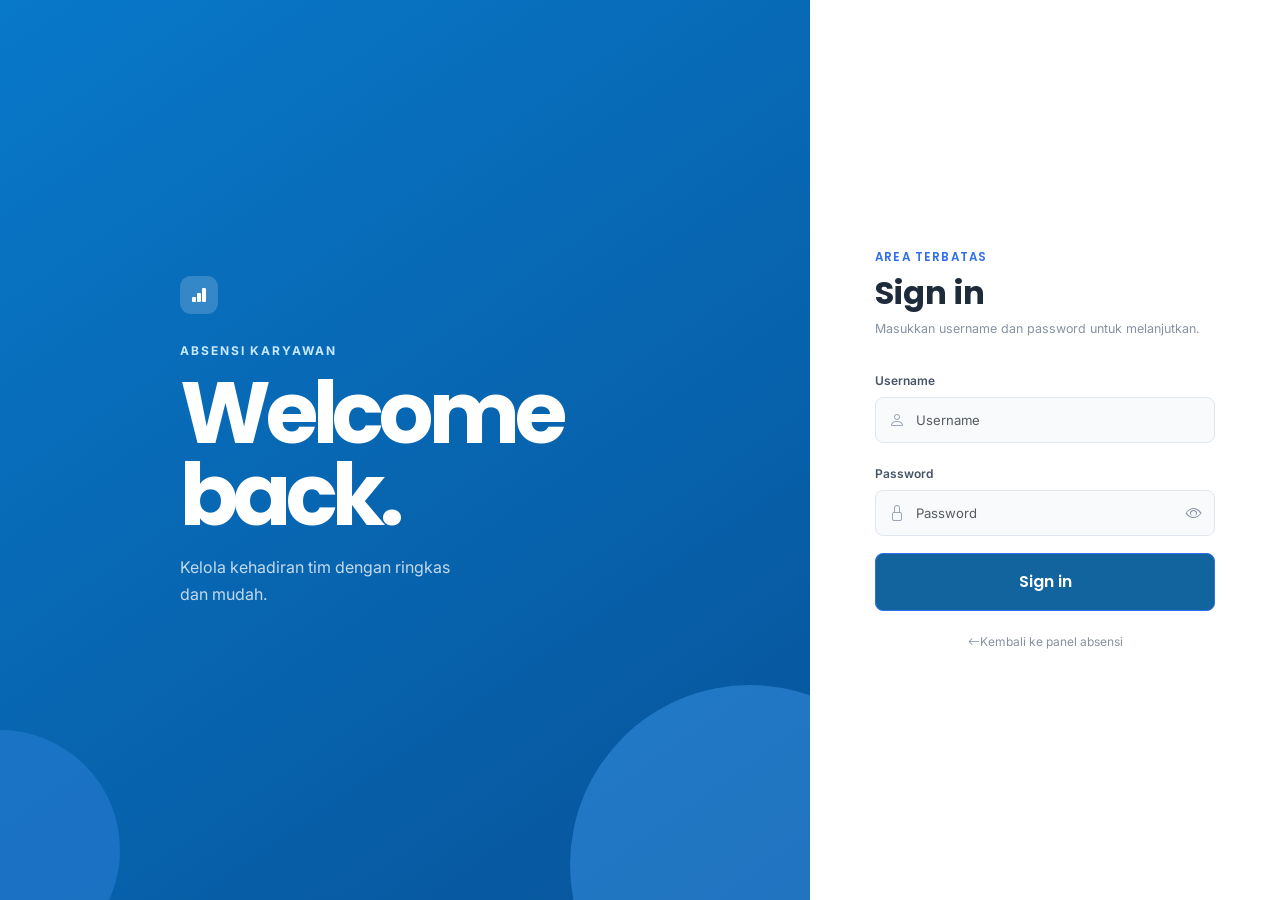
<file: dashboard.html>
<!DOCTYPE html>
<html lang="id">
<head>
<meta charset="UTF-8" />
<meta name="viewport" content="width=device-width, initial-scale=1.0" />
<title>Dashboard HR - Absensi Boja</title>
<link rel="preconnect" href="https://fonts.googleapis.com" />
<link rel="preconnect" href="https://fonts.gstatic.com" crossorigin />
<link href="https://fonts.googleapis.com/css2?family=Poppins:wght@400;500;600;700;800&family=Inter:wght@400;500;600&display=swap" rel="stylesheet" />
<link href="https://cdn.jsdelivr.net/npm/bootstrap@5.3.3/dist/css/bootstrap.min.css" rel="stylesheet" />
<link rel="stylesheet" href="https://cdn.jsdelivr.net/npm/bootstrap-icons@1.11.3/font/bootstrap-icons.css" />
<link rel="stylesheet" href="style.css" />
</head>
<body>
<main>
  <section id="hrLogin" class="hr-login-page">
    <div class="hr-login-art" aria-hidden="true">
      <div class="hr-login-circle hr-login-circle-one"></div>
      <div class="hr-login-circle hr-login-circle-two"></div>
      <div class="hr-login-art-content"><span class="hr-brand-mark"><i class="bi bi-bar-chart-fill"></i></span><p class="hr-login-eyebrow">Absensi karyawan</p><h1>Welcome<br>back.</h1><p>Kelola kehadiran tim dengan ringkas dan mudah.</p></div>
    </div>
    <div class="hr-login-form-wrap">
      <form id="hrLoginForm" class="hr-login-form">
        <span class="hr-form-icon"><i class="bi bi-shield-lock"></i></span>
        <p class="section-kicker mb-2">Area terbatas</p>
        <h2>Sign in</h2>
        <p class="hr-form-subtitle">Masukkan username dan password untuk melanjutkan.</p>
        <label for="hrUsername" class="form-label">Username</label>
        <div class="hr-input-wrap"><i class="bi bi-person"></i><input id="hrUsername" type="text" class="form-control" autocomplete="username" placeholder="Username" required /></div>
        <label for="hrPassword" class="form-label">Password</label>
        <div class="hr-input-wrap"><i class="bi bi-lock"></i><input id="hrPassword" type="password" class="form-control" autocomplete="current-password" placeholder="Password" required /><button id="btnTogglePassword" type="button" title="Tampilkan password" aria-label="Tampilkan password"><i class="bi bi-eye"></i></button></div>
        <div id="hrLoginError" class="alert alert-danger d-none" role="alert"></div>
        <button type="submit" class="btn btn-app-primary w-100 py-3">Sign in</button>
        <a href="index.html" class="hr-back-link"><i class="bi bi-arrow-left"></i>Kembali ke panel absensi</a>
      </form>
    </div>
  </section>

  <section id="hrDashboard" class="hr-dashboard-page d-none">
    <aside class="hr-sidebar">
      <div class="hr-sidebar-brand"><span class="hr-brand-mark"><i class="bi bi-bar-chart-fill"></i></span><strong>Absensi Bojabhumi</strong></div>
      <nav class="hr-nav"><a id="btnSummaryView" class="active" href="#summary"><i class="bi bi-grid-1x2-fill"></i>Dashboard</a><a id="btnEmployeesView" href="#employees"><i class="bi bi-people-fill"></i>Karyawan</a></nav>
      <button id="btnHrLogout" type="button" class="hr-logout"><i class="bi bi-box-arrow-left"></i>Keluar</button>
    </aside>
    <div class="hr-dashboard-content">
    <div id="summary">
      <div class="admin-dashboard-header d-flex flex-wrap align-items-end justify-content-between gap-3 mb-4">
        <div><p class="section-kicker mb-1">Panel ringkasan</p><h1 class="admin-dashboard-title mb-1">Dashboard Absensi</h1><p id="adminDashboardMonth" class="text-muted mb-0">Memuat periode...</p></div>
      <div class="dashboard-controls d-flex align-items-center gap-2">
        <label for="adminMonth" class="visually-hidden">Pilih bulan</label>
        <input id="adminMonth" type="month" class="form-control dashboard-month-input" />
        <button id="btnRefreshDashboard" type="button" class="btn btn-app-primary dashboard-icon-btn" title="Muat ulang dashboard" aria-label="Muat ulang dashboard"><i class="bi bi-arrow-clockwise"></i></button>
      </div>
    </div>
    <div id="adminDashboardError" class="alert alert-danger d-none" role="alert"></div>
    <div id="adminDashboardLoading" class="dashboard-loading d-none"><span class="spinner-border spinner-border-sm me-2"></span>Memuat rekap...</div>
    <div class="row g-3 mb-4">
      <div class="col-6 col-xl-3"><div class="metric-card metric-card-green"><span class="metric-icon"><i class="bi bi-people-fill"></i></span><span class="metric-label">Total karyawan</span><strong id="metricEmployees">0</strong></div></div>
      <div class="col-6 col-xl-3"><div class="metric-card metric-card-blue"><span class="metric-icon"><i class="bi bi-person-check-fill"></i></span><span class="metric-label">Total hadir</span><strong id="metricPresent">0</strong></div></div>
      <div class="col-6 col-xl-3"><div class="metric-card metric-card-amber"><span class="metric-icon"><i class="bi bi-hourglass-split"></i></span><span class="metric-label">Belum absen</span><strong id="metricAbsent">0</strong></div></div>
      <div class="col-6 col-xl-3"><div class="metric-card metric-card-coral"><span class="metric-icon"><i class="bi bi-check2-circle"></i></span><span class="metric-label">Selesai</span><strong id="metricFinished">0</strong></div></div>
    </div>
    <div class="attendance-table-panel hr-records-panel">
      <div class="attendance-table-heading d-flex align-items-center justify-content-between gap-3"><div><h2 class="mb-1">Aktivitas absensi</h2><p id="adminDashboardCount" class="text-muted mb-0">0 catatan</p></div><i class="bi bi-calendar2-week table-heading-icon" aria-hidden="true"></i></div>
      <div class="table-responsive"><table class="table attendance-table align-middle mb-0"><thead><tr><th>Tanggal</th><th>Nama</th><th>Jam masuk</th><th>Shift</th><th>Jam pulang</th><th>Total kerja</th><th>Jam Tambahan</th><th>Status</th></tr></thead><tbody id="adminAttendanceRows"><tr><td colspan="8" class="text-center py-5 text-muted">Belum ada data.</td></tr></tbody></table></div>
    </div>
    </div>
    <div id="employees" class="hr-employee-view d-none">
      <div class="attendance-table-heading d-flex align-items-center justify-content-between gap-3 mb-3"><div><p class="section-kicker mb-1">Direktori tim</p><h1 class="admin-dashboard-title mb-1">Karyawan</h1><p class="text-muted mb-0">Pilih profil untuk memfilter aktivitas absensi.</p></div><i class="bi bi-people-fill table-heading-icon" aria-hidden="true"></i></div>
      <aside class="hr-employee-panel"><div class="hr-panel-heading"><div><p class="section-kicker mb-1">Pilih profil</p><h2 class="mb-0">Daftar karyawan</h2></div><span id="hrEmployeeCount" class="employee-count">0</span></div><div id="hrEmployeeList" class="hr-employee-list"></div></aside>
      <div class="attendance-table-panel hr-employee-tracking">
        <div class="attendance-table-heading d-flex align-items-center justify-content-between gap-3"><div><h2 id="employeeTrackingTitle" class="mb-1">Tracking absensi</h2><p id="employeeTrackingCount" class="text-muted mb-0">Pilih profil untuk melihat absensi.</p></div><i class="bi bi-person-lines-fill table-heading-icon" aria-hidden="true"></i></div>
        <div class="table-responsive"><table class="table attendance-table align-middle mb-0"><thead><tr><th>Tanggal</th><th>Jam masuk</th><th>Shift</th><th>Jam pulang</th><th>Total kerja</th><th>Jam Tambahan</th><th>Status</th></tr></thead><tbody id="employeeAttendanceRows"><tr><td colspan="7" class="text-center py-5 text-muted">Pilih profil karyawan terlebih dahulu.</td></tr></tbody></table></div>
      </div>
    </div>
    </div>
  </section>
</main>
<script src="dashboard.js?v=20260820-hr"></script>
</body>
</html>
</file>
<file: style.css>
/* ============================================================
   ABSENSI BOJA — Custom Stylesheet
  Tema: Modern, Minimalist, Clean, Professional, Blue
   ============================================================ */

:root {
  --color-primary: #2f6fed;
  --color-secondary: #5a9cff;
  --color-bg: #edf2f9;
  --color-card: #FFFFFF;
  --color-border: #dbe3ef;
  --color-text: #202b3d;
  --color-danger: #E53935;
  --color-warning: #F9A825;
}

* {
  -webkit-tap-highlight-color: transparent;
}

body {
  font-family: 'Inter', sans-serif;
  background: radial-gradient(circle at 8% 0%, #fff9f3 0, transparent 26rem), var(--color-bg);
  color: var(--color-text);
  min-height: 100vh;
  -webkit-font-smoothing: antialiased;
}

h1, h2, h3, h4, h5, h6,
.fw-700 {
  font-family: 'Poppins', sans-serif;
  font-weight: 700;
}

.fw-600 {
  font-family: 'Poppins', sans-serif;
  font-weight: 600;
}

/* Halaman berpindah dengan fade, bukan reload */
.page-section {
  animation: fadeIn 0.35s ease;
}

@keyframes fadeIn {
  from { opacity: 0; transform: translateY(8px); }
  to { opacity: 1; transform: translateY(0); }
}

@media (prefers-reduced-motion: reduce) {
  .page-section { animation: none; }
}

/* ============================================================
   HOME
   ============================================================ */

.home-hero { position: relative; min-height: 290px; overflow: hidden; border-radius: 30px; background: linear-gradient(116deg, #1c3b30 0%, #2e7d5a 56%, #6fac79 100%); box-shadow: 0 18px 42px rgba(38, 73, 53, .22); }
.hero-content { position: relative; z-index: 1; padding: 24px 28px 28px; color: #fff; }
.hero-orb { position: absolute; border-radius: 50%; opacity: .2; background: #f6d4bf; }
.hero-orb-one { width: 330px; height: 330px; top: -145px; right: -85px; }
.hero-orb-two { width: 220px; height: 220px; bottom: -155px; left: 34%; background: #e0f0c7; }
.hero-brand { display: flex; align-items: center; gap: 10px; font: 600 .78rem 'Poppins', sans-serif; letter-spacing: .03em; }
.brand-logo {
  width: 38px;
  height: 38px;
  border-radius: 13px;
  background: rgba(255,255,255,.16);
  border: 1px solid rgba(255,255,255,.28);
  color: #fff;
  display: flex;
  align-items: center;
  justify-content: center;
  font-size: 1.1rem;
}

.brand-title {
  font-size: clamp(1.9rem, 5vw, 2.7rem);
  line-height: 1.16;
  letter-spacing: -.04em;
  color: #fff;
}
.brand-title span { color: #d8efbc; }
.hero-copy { max-width: 530px; margin-top: 38px; }
.hero-eyebrow { color: #d8efbc; font: 600 .76rem 'Poppins', sans-serif; text-transform: uppercase; letter-spacing: .1em; }

.brand-subtitle {
  max-width: 460px;
  color: rgba(255,255,255,.78);
  font-size: .92rem;
}
.hero-actions { display: flex; flex-wrap: wrap; align-items: center; gap: 10px; margin-top: 24px; }
.hero-date { display: inline-flex; align-items: center; gap: 8px; padding: 8px 12px; border: 1px solid rgba(255,255,255,.18); border-radius: 999px; background: rgba(0,0,0,.1); color: #fff; font-size: .78rem; text-transform: capitalize; }
.hero-date i { color: #f9d778; }
.dashboard-link { display: inline-flex; align-items: center; gap: 7px; padding: 8px 13px; border: 1px solid rgba(255,255,255,.3); border-radius: 999px; background: rgba(255,255,255,.92); color: #263238; font: 600 .76rem 'Poppins', sans-serif; }
.dashboard-link:hover { background: #fff; color: var(--color-primary); transform: translateY(-1px); }
.employee-heading h2 { font-size: clamp(1.25rem, 3vw, 1.55rem); }
.section-kicker { color: var(--color-primary); font: 600 .74rem 'Poppins', sans-serif; letter-spacing: .1em; text-transform: uppercase; }
.employee-count { padding: 7px 10px; border-radius: 999px; background: #ede3d9; color: #53655a; font-size: .78rem; white-space: nowrap; }

.employee-card {
  display: block;
  text-align: inherit;
  border: 0;
  border-radius: 24px;
  background-color: var(--color-card);
  cursor: pointer;
  box-shadow: 0 12px 24px rgba(72, 54, 41, .12);
  transition: transform .25s ease, box-shadow .25s ease;
  overflow: hidden;
}

.employee-card:hover,
.employee-card:focus-visible {
  transform: translateY(-6px);
  box-shadow: 0 19px 32px rgba(72, 54, 41, .2);
}

.employee-card:active {
  transform: translateY(-1px) scale(0.99);
}

.employee-photo {
  width: 100%;
  height: 320px;
  object-fit: cover;
  background-color: #e7ddd4;
  transition: transform .35s ease;
}
.employee-card:hover .employee-photo { transform: scale(1.04); }
.employee-photo-wrap { position: relative; overflow: hidden; }
.employee-active { position: absolute; right: 13px; bottom: -15px; width: 30px; height: 30px; border: 3px solid #fff; border-radius: 50%; background: #5fbd68; color: #fff; font-size: .7rem; display: flex; align-items: center; justify-content: center; }
.employee-tag { position: absolute; top: 12px; right: 12px; padding: 5px 9px; border-radius: 999px; background: rgba(31,42,35,.68); color: #fff; font-size: .68rem; font-weight: 600; backdrop-filter: blur(5px); }
.employee-card-footer { min-height: 82px; padding: 15px 14px; }
.employee-avatar { flex: 0 0 34px; width: 34px; height: 34px; border-radius: 50%; background: #e7f2df; color: var(--color-primary); font: 700 .82rem 'Poppins', sans-serif; }

.employee-name {
  font-family: 'Poppins', sans-serif;
  font-weight: 600;
  font-size: .88rem;
  line-height: 1.25;
}
.employee-verified { margin-left: 4px; color: #67b96d; font-size: .77rem; }

.employee-role {
  margin-top: 2px;
  font-size: .72rem;
  color: #7a837c;
}
.employee-select { flex: 0 0 30px; width: 30px; height: 30px; border-radius: 50%; background: #263238; color: #fff; display: flex; align-items: center; justify-content: center; font-size: .85rem; transition: transform .2s ease, background .2s ease; }
.employee-card:hover .employee-select { transform: rotate(45deg); background: var(--color-primary); }

.skeleton-photo {
  width: 100%;
  aspect-ratio: 1 / 1;
}

/* ============================================================
   LOGIN PIN
   ============================================================ */

.pin-wrapper {
  max-width: 380px;
}

.pin-photo {
  width: 92px;
  height: 92px;
  border-radius: 50%;
  object-fit: cover;
  border: 3px solid var(--color-card);
  box-shadow: 0 0 0 3px var(--color-secondary);
}

.pin-dots {
  display: flex;
  justify-content: center;
  gap: 18px;
}

.pin-dot {
  width: 18px;
  height: 18px;
  border-radius: 50%;
  border: 2px solid var(--color-border);
  background-color: transparent;
  transition: background-color 0.15s ease, border-color 0.15s ease, transform 0.15s ease;
}

.pin-dot.filled {
  background-color: var(--color-primary);
  border-color: var(--color-primary);
  transform: scale(1.1);
}

.pin-dot.error {
  border-color: var(--color-danger);
  background-color: var(--color-danger);
  animation: shake 0.4s ease;
}

@keyframes shake {
  0%, 100% { transform: translateX(0); }
  25% { transform: translateX(-6px); }
  75% { transform: translateX(6px); }
}

.pin-keypad {
  display: grid;
  grid-template-columns: repeat(3, 1fr);
  gap: 12px;
  max-width: 320px;
}

.keypad-btn {
  background-color: var(--color-card);
  border: 1px solid var(--color-border);
  color: var(--color-text);
  font-family: 'Poppins', sans-serif;
  font-size: 1.35rem;
  font-weight: 600;
  border-radius: 16px;
  aspect-ratio: 1 / 1;
  display: flex;
  align-items: center;
  justify-content: center;
  transition: background-color 0.15s ease, transform 0.1s ease, box-shadow 0.15s ease;
}

.keypad-btn:hover {
  background-color: #EFF6EF;
  box-shadow: 0 4px 10px rgba(46, 125, 50, 0.12);
}

.keypad-btn:active {
  transform: scale(0.94);
  background-color: var(--color-secondary);
  color: #fff;
}

.keypad-btn-muted {
  font-size: 0.85rem;
  color: #8A9A90;
  background-color: transparent;
  border-color: transparent;
}

.keypad-btn-muted:hover {
  background-color: #EFF6EF;
}

/* ============================================================
   TOMBOL & UTILITAS APLIKASI
   ============================================================ */

.btn-app-primary {
  background-color: var(--color-primary);
  border-color: var(--color-primary);
  color: #fff;
  font-family: 'Poppins', sans-serif;
  font-weight: 600;
  transition: background-color 0.2s ease, transform 0.15s ease, box-shadow 0.2s ease;
}

.btn-app-primary:hover {
  background-color: #26692A;
  border-color: #26692A;
  color: #fff;
  transform: translateY(-1px);
  box-shadow: 0 8px 18px rgba(46, 125, 50, 0.25);
}

.btn-app-primary:active {
  transform: translateY(0);
}

.btn-app-primary:disabled {
  opacity: 0.6;
  transform: none;
  box-shadow: none;
}

.btn-app-outline {
  background-color: transparent;
  border: 1px solid var(--color-border);
  color: var(--color-text);
  font-weight: 500;
  transition: background-color 0.2s ease, border-color 0.2s ease;
}

.btn-app-outline:hover {
  background-color: #EFF6EF;
  border-color: var(--color-secondary);
  color: var(--color-text);
}

.btn-app-danger {
  background-color: var(--color-danger);
  border-color: var(--color-danger);
  color: #fff;
  font-family: 'Poppins', sans-serif;
  font-weight: 600;
}

.btn-app-danger:hover {
  background-color: #C62828;
  border-color: #C62828;
  color: #fff;
}

.logout-btn {
  width: 40px;
  height: 40px;
  display: flex;
  align-items: center;
  justify-content: center;
  flex-shrink: 0;
}

/* ============================================================
   DASHBOARD KARYAWAN
   ============================================================ */

.dashboard-wrapper {
  max-width: 440px;
}

.dashboard-profile-card { overflow: hidden; border-radius: 30px; background: #fff; box-shadow: 0 20px 45px rgba(72, 54, 41, .16); }
.dashboard-cover { position: relative; height: 170px; overflow: hidden; background: linear-gradient(135deg, #bfdfec 0%, #dcece0 52%, #f0d4bd 100%); }
.dashboard-cover::after { content: ""; position: absolute; inset: 0; background: linear-gradient(150deg, rgba(255,255,255,.35), transparent 52%); }
.cover-shape { position: absolute; z-index: 1; border-radius: 50%; background: rgba(255,255,255,.38); }
.cover-shape-one { width: 165px; height: 165px; top: -80px; left: -35px; }
.cover-shape-two { width: 210px; height: 210px; right: -72px; bottom: -125px; background: rgba(72, 131, 99, .22); }
.dashboard-home-btn { position: absolute; z-index: 2; top: 16px; right: 16px; display: inline-flex; align-items: center; gap: 7px; padding: 9px 14px; border: 1px solid rgba(255,255,255,.72); border-radius: 999px; background: rgba(255,255,255,.9); color: #263238; font: 600 .76rem 'Poppins', sans-serif; box-shadow: 0 4px 13px rgba(47, 70, 58, .13); }
.dashboard-home-btn:hover { background: #fff; color: var(--color-primary); transform: translateY(-1px); }
.dashboard-profile-content { position: relative; padding: 0 28px 22px; }
.dash-photo {
  width: 94px;
  height: 94px;
  margin-top: -47px;
  border: 4px solid #fff;
  border-radius: 50%;
  object-fit: cover;
  background: #e7ddd4;
  box-shadow: 0 7px 17px rgba(43, 55, 48, .16);
}
.dashboard-online { position: absolute; top: 24px; left: 94px; width: 25px; height: 25px; border: 3px solid #fff; border-radius: 50%; background: #5fbd68; color: #fff; display: flex; align-items: center; justify-content: center; font-size: .6rem; }
.dashboard-identity { margin-top: 14px; }
.dashboard-identity h2 { font-size: 1.4rem; }
.dashboard-identity > p:last-child { color: #748078; font-size: .86rem; }
.dashboard-label { color: var(--color-primary); font: 600 .7rem 'Poppins', sans-serif; letter-spacing: .1em; text-transform: uppercase; }
.dashboard-time-grid { display: grid; grid-template-columns: 1.1fr .9fr; border-top: 1px solid #edf0eb; border-bottom: 1px solid #edf0eb; }
.dashboard-time-item { display: flex; flex-direction: column; gap: 7px; padding: 16px 20px; }
.dashboard-time-item + .dashboard-time-item { border-left: 1px solid #edf0eb; }
.time-item-label { color: #879189; font-size: .69rem; font-weight: 600; text-transform: uppercase; letter-spacing: .04em; }
.time-item-label i { margin-right: 4px; color: var(--color-primary); }
.dashboard-time-item strong { color: #334139; font-family: 'Poppins', sans-serif; font-size: .76rem; line-height: 1.4; text-transform: capitalize; }
.dashboard-clock-item { text-align: center; align-items: center; }

.clock-display {
  font-family: 'Poppins', sans-serif;
  font-size: 1rem !important;
  font-weight: 700;
  color: var(--color-primary);
  letter-spacing: .02em;
  font-variant-numeric: tabular-nums;
}

.status-card {
  min-height: 205px;
  display: flex;
  align-items: center;
  justify-content: center;
}
.status-card .card-body { width: 100%; }

.status-badge {
  font-family: 'Poppins', sans-serif;
  font-size: 0.8rem;
  font-weight: 600;
  letter-spacing: 0.3px;
  padding: 6px 16px;
  border-radius: 999px;
}

.status-badge.status-belum {
  background-color: #FDECEC;
  color: var(--color-danger);
}

.status-badge.status-bekerja {
  background-color: #FFF6DE;
  color: #B8860B;
}

.status-badge.status-selesai {
  background-color: #E7F5E8;
  color: var(--color-primary);
}

.status-icon-success {
  font-size: 3.5rem;
  color: var(--color-primary);
}

.time-row {
  display: flex;
  justify-content: space-between;
  padding: 10px 4px;
  border-bottom: 1px solid var(--color-border);
  font-size: 0.95rem;
}

.time-row:last-of-type {
  border-bottom: none;
}

.time-row .label {
  color: #6B7C72;
}

.time-row .value {
  font-family: 'Poppins', sans-serif;
  font-weight: 600;
}

/* ============================================================
  DASHBOARD ADMIN
  ============================================================ */

.hr-login-page { min-height: 100vh; display: grid; grid-template-columns: minmax(300px, 1fr) minmax(360px, 470px); background: #0878c9; }
.hr-login-art { position: relative; display: flex; align-items: center; justify-content: center; overflow: hidden; background: linear-gradient(145deg, #0878c9, #07549a); color: #fff; }
.hr-login-art-content { position: relative; z-index: 1; width: min(75%, 450px); }
.hr-brand-mark { width: 38px; height: 38px; display: inline-flex; align-items: center; justify-content: center; border-radius: 11px; background: #4d65e8; color: #fff; }
.hr-login-art .hr-brand-mark { background: rgba(255,255,255,.18); }
.hr-login-eyebrow { margin: 28px 0 12px; color: #c8e8ff; font-size: .75rem; font-weight: 700; letter-spacing: .16em; text-transform: uppercase; }
.hr-login-art h1 { margin-bottom: 18px; font-size: clamp(3rem, 7vw, 5.4rem); line-height: .95; letter-spacing: -.06em; }
.hr-login-art p:last-child { max-width: 300px; color: rgba(255,255,255,.76); line-height: 1.7; }
.hr-login-circle { position: absolute; border-radius: 50%; background: rgba(61,151,232,.48); }
.hr-login-circle-one { width: 360px; height: 360px; right: -120px; bottom: -145px; }
.hr-login-circle-two { width: 240px; height: 240px; left: -120px; bottom: -70px; background: rgba(36,122,207,.7); }
.hr-login-form-wrap { display: flex; align-items: center; justify-content: center; padding: 40px; background: #fff; }
.hr-login-form { width: 100%; max-width: 340px; }
.hr-form-icon { display: none; }
.hr-login-form h2 { margin: 0; color: #1e2b3a; font-size: 2rem; }
.hr-form-subtitle { margin: 8px 0 28px; color: #8792a1; font-size: .78rem; }
.hr-login-form .form-label { margin-bottom: 7px; color: #465466; font-size: .75rem; font-weight: 600; }
.hr-input-wrap { position: relative; margin-bottom: 17px; }
.hr-input-wrap > i { position: absolute; top: 50%; left: 14px; z-index: 1; color: #9aa6b4; transform: translateY(-50%); }
.hr-input-wrap .form-control { height: 46px; padding-left: 40px; border: 1px solid #e1e7ee; border-radius: 8px; background: #f8fafc; font-size: .82rem; }
.hr-input-wrap .form-control:focus { border-color: #4d65e8; box-shadow: 0 0 0 3px rgba(77,101,232,.12); }
.hr-input-wrap button { position: absolute; top: 0; right: 0; width: 42px; height: 46px; border: 0; background: transparent; color: #8995a4; }
.hr-login-form .btn-app-primary { border-radius: 8px; background: #12649f; box-shadow: none; }
.hr-back-link { display: block; margin-top: 22px; color: #8792a1; font-size: .75rem; text-align: center; text-decoration: none; }
.hr-back-link:hover { color: #12649f; }

.hr-dashboard-page { min-height: 100vh; display: flex; background: #f5f7fb; }
.hr-sidebar { position: sticky; top: 0; width: 235px; height: 100vh; flex: 0 0 235px; padding: 28px 18px; background: #fff; border-right: 1px solid #e8edf4; }
.hr-sidebar-brand { display: flex; align-items: center; gap: 10px; padding: 0 12px; color: #27364a; font-family: 'Poppins', sans-serif; font-size: .95rem; }
.hr-nav { display: grid; gap: 7px; margin-top: 52px; }
.hr-nav a, .hr-logout { display: flex; align-items: center; gap: 12px; width: 100%; padding: 12px; border: 0; border-radius: 8px; background: transparent; color: #8994a6; font-size: .78rem; text-align: left; text-decoration: none; }
.hr-nav a.active, .hr-nav a:hover { background: #eef0ff; color: #4d65e8; }
.hr-logout { position: absolute; right: 18px; bottom: 28px; }
.hr-logout:hover { color: #d65b5b; }
.hr-dashboard-content { width: min(1250px, 100%); padding: 42px 4vw; }
.hr-dashboard-content .admin-dashboard-title { color: #27364a; }
.hr-dashboard-grid { display: grid; grid-template-columns: minmax(0, 1fr) 275px; gap: 22px; align-items: start; }
.hr-employee-panel { padding: 20px; border: 1px solid #e8edf4; border-radius: 14px; background: #fff; box-shadow: 0 8px 25px rgba(46,64,88,.05); }
.hr-panel-heading { display: flex; align-items: center; justify-content: space-between; margin-bottom: 18px; }
.hr-panel-heading h2 { color: #27364a; font-size: 1.1rem; }
.hr-employee-filter { display: flex; align-items: center; gap: 10px; width: 100%; padding: 10px; border: 0; border-radius: 9px; background: transparent; color: #718096; font-size: .75rem; text-align: left; }
.hr-employee-filter.active, .hr-employee-filter:hover { background: #eef0ff; color: #4d65e8; }
.hr-employee-avatar { display: inline-flex; align-items: center; justify-content: center; width: 30px; height: 30px; flex: 0 0 30px; border-radius: 50%; background: #e8edff; color: #4d65e8; }
.hr-employee-filter strong, .hr-employee-filter small { display: block; }
.hr-employee-filter strong { color: #344256; font-size: .75rem; }
.hr-employee-filter small { margin-top: 2px; color: #9aa5b4; font-size: .65rem; }
.hr-employee-filter.active strong { color: #4d65e8; }
.hr-employee-list { max-height: 430px; overflow-y: auto; }
.hr-records-panel { min-width: 0; }
.hr-employee-view { width: 100%; max-width: none; }
.hr-employee-view .hr-employee-panel { width: 100%; min-height: 260px; }
.hr-employee-tracking { width: 100%; margin-top: 22px; }

.admin-dashboard-shell { max-width: 1180px; margin: 0 auto; }
.admin-dashboard-title { font-size: clamp(1.7rem, 4vw, 2.4rem); letter-spacing: -.03em; }
.dashboard-controls { flex-wrap: wrap; }
.dashboard-month-input { width: 160px; min-height: 42px; border: 1px solid var(--color-border); border-radius: 12px; color: var(--color-text); font-size: .85rem; }
.dashboard-icon-btn { width: 42px; height: 42px; padding: 0; display: inline-flex; align-items: center; justify-content: center; border-radius: 12px; }
.dashboard-loading { margin-bottom: 16px; color: var(--color-primary); font-size: .85rem; }
.metric-card { position: relative; min-height: 145px; overflow: hidden; padding: 19px 20px; border-radius: 20px; background: #fff; box-shadow: 0 10px 24px rgba(72, 54, 41, .1); }
.metric-card::after { content: ""; position: absolute; width: 100px; height: 100px; right: -28px; bottom: -45px; border-radius: 50%; background: currentColor; opacity: .07; }
.metric-card-green { color: #2e7d32; }
.metric-card-blue { color: #2879a6; }
.metric-card-amber { color: #b87912; }
.metric-card-coral { color: #c4564b; }
.metric-icon { display: flex; align-items: center; justify-content: center; width: 38px; height: 38px; margin-bottom: 17px; border-radius: 12px; background: currentColor; color: #fff; font-size: .95rem; }
.metric-label { display: block; color: #7a837c; font-size: .72rem; font-weight: 600; }
.metric-card strong { display: block; margin-top: 3px; color: #263238; font: 700 1.7rem 'Poppins', sans-serif; line-height: 1; }
.attendance-table-panel { overflow: hidden; border-radius: 20px; background: #fff; box-shadow: 0 10px 24px rgba(72, 54, 41, .1); }
.attendance-table-heading { padding: 20px 22px; border-bottom: 1px solid #edf0eb; }
.attendance-table-heading h2 { font-size: 1.05rem; }
.table-heading-icon { color: var(--color-primary); font-size: 1.35rem; }
.attendance-table { min-width: 720px; color: #334139; font-size: .82rem; }
.attendance-table thead th { padding: 14px 18px; border: 0; background: #f7faf6; color: #718077; font-size: .68rem; font-weight: 700; letter-spacing: .04em; text-transform: uppercase; white-space: nowrap; }
.attendance-table tbody td { padding: 15px 18px; border-color: #edf0eb; }
.attendance-table tbody tr:last-child td { border-bottom: 0; }
.table-date, .table-duration { font-family: 'Poppins', sans-serif; font-weight: 600; white-space: nowrap; }
.record-status { display: inline-block; padding: 5px 9px; border-radius: 999px; font-size: .68rem; font-weight: 700; white-space: nowrap; }
.record-status-selesai { background: #e7f5e8; color: var(--color-primary); }
.record-status-bekerja { background: #fff6de; color: #a56f05; }
.record-status-belum-absen { background: #fdecec; color: var(--color-danger); }

/* ============================================================
   MODAL & OVERLAY
   ============================================================ */

.confirm-icon i {
  font-size: 2.75rem;
  color: var(--color-secondary);
}

.loading-overlay {
  position: fixed;
  inset: 0;
  background-color: rgba(38, 50, 40, 0.55);
  backdrop-filter: blur(2px);
  display: flex;
  align-items: center;
  justify-content: center;
  z-index: 1090;
}

/* ============================================================
   TOAST
   ============================================================ */

#mainToast {
  background-color: var(--color-text);
  color: #fff;
  min-width: 280px;
}

#mainToast.toast-success #toastIcon { color: var(--color-secondary); }
#mainToast.toast-error #toastIcon { color: var(--color-danger); }

/* ============================================================
   RESPONSIVE: grid karyawan (4 desktop / 3 tablet / 2 mobile)
   sudah ditangani lewat kelas Bootstrap col-* di JS,
   berikut penyesuaian tambahan untuk layar sangat kecil
   ============================================================ */

@media (max-width: 575.98px) {
  .hr-login-page { display: block; }
  .hr-login-art { min-height: 275px; padding: 36px 28px; justify-content: flex-start; }
  .hr-login-art-content { width: 100%; }
  .hr-login-art h1 { margin-bottom: 10px; font-size: 3rem; }
  .hr-login-eyebrow { margin-top: 18px; }
  .hr-login-art p:last-child { margin-bottom: 0; font-size: .78rem; }
  .hr-login-form-wrap { min-height: calc(100vh - 275px); padding: 36px 25px; }
  .hr-dashboard-page { display: block; }
  .hr-sidebar { position: static; width: 100%; height: auto; padding: 16px; border-right: 0; border-bottom: 1px solid #e8edf4; }
  .hr-nav { display: flex; margin-top: 16px; }
  .hr-nav a { flex: 1; justify-content: center; }
  .hr-logout { position: absolute; top: 16px; right: 16px; bottom: auto; width: auto; }
  .hr-logout { font-size: 0; }
  .hr-logout i { font-size: 1rem; }
  .hr-dashboard-content { padding: 26px 16px; }
  .hr-dashboard-grid { grid-template-columns: 1fr; }
  .hr-employee-panel { order: -1; }
  .home-hero { min-height: 275px; border-radius: 24px; }
  .hero-content { padding: 20px; }
  .hero-copy { margin-top: 34px; }
  .employee-photo { height: 175px; }
  .clock-display { font-size: 2.2rem; }
  .pin-keypad { max-width: 280px; }
  .admin-dashboard-header { align-items: flex-start !important; }
  .dashboard-controls { width: 100%; }
  .dashboard-month-input { flex: 1; width: auto; }
  .attendance-table-heading { padding: 17px; }
  #section-pin { height: 100dvh; min-height: 100dvh; overflow: hidden; }
  #section-pin > .container { height: 100%; display: flex; align-items: center; padding-top: 10px !important; padding-bottom: 10px !important; }
  #section-pin .pin-wrapper { width: 100%; padding: 16px 14px; }
  #section-pin .pin-photo { width: 72px; height: 72px; margin-bottom: 10px !important; }
  #section-pin .text-center.mb-4 { margin-bottom: 14px !important; }
  #section-pin .pin-dots { gap: 12px; margin-bottom: 14px !important; }
  #section-pin .pin-dot { width: 14px; height: 14px; }
  #section-pin .pin-keypad { max-width: 240px; gap: 8px; margin-bottom: 14px !important; }
  #section-pin .keypad-btn { border-radius: 11px; font-size: 1.1rem; }
  #section-pin .keypad-btn-muted { font-size: .72rem; }
  #section-pin #btnPinBack { padding-top: 7px !important; padding-bottom: 7px !important; }
}

/* Visible keyboard focus untuk aksesibilitas */
a:focus-visible,
button:focus-visible,
.employee-card:focus-visible {
  outline: 2px solid var(--color-primary);
  outline-offset: 2px;
}

/* ============================================================
   PROFILE DIRECTORY HOME
   ============================================================ */

#section-home { min-height: 100vh; background: #f1f4f8; }
#section-home.page-section { animation: none; }
.profiles-app { min-height: 100vh; display: flex; color: #263248; }
.profiles-sidebar { width: 76px; flex: 0 0 76px; display: flex; flex-direction: column; align-items: center; padding: 26px 0 22px; background: #fff; border-right: 1px solid #e6ebf1; }
.profiles-mark { width: 32px; height: 32px; display: grid; place-items: center; border-radius: 9px; background: #3158dd; color: #fff; font-size: 1rem; box-shadow: 0 5px 12px rgba(49,88,221,.25); }
.profiles-nav { display: grid; gap: 18px; margin-top: 62px; }
.profiles-nav a, .profiles-sidebar-bottom i { width: 38px; height: 38px; display: grid; place-items: center; border-radius: 9px; color: #a5afbd; font-size: .95rem; text-decoration: none; }
.profiles-nav a.active, .profiles-nav a:hover { background: #eef1ff; color: #3158dd; }
.profiles-sidebar-bottom { display: grid; gap: 16px; margin-top: auto; color: #a5afbd; }
.profiles-main { min-width: 0; flex: 1; }
.profiles-topbar { height: 76px; display: flex; align-items: center; justify-content: space-between; gap: 20px; padding: 0 clamp(20px, 4vw, 62px); background: #fff; border-bottom: 1px solid #e7ebf0; }
.profiles-search, .profiles-local-search { display: flex; align-items: center; gap: 11px; color: #a4adba; font-size: .74rem; }
.profiles-search { width: 270px; }
.profiles-search i, .profiles-local-search i { color: #7f8ca0; font-size: .9rem; }
.profiles-top-actions { display: flex; align-items: center; gap: 22px; }
.profiles-date { color: #7e8999; font-size: .72rem; text-transform: capitalize; }
.profiles-admin-btn { display: inline-flex; align-items: center; gap: 8px; padding: 9px 14px; border: 0; border-radius: 7px; background: #3158dd; color: #fff; font: 600 .7rem 'Poppins', sans-serif; box-shadow: 0 6px 14px rgba(49,88,221,.18); }
.profiles-admin-btn:hover { background: #2648c4; color: #fff; }
.profiles-content { width: min(1050px, 100%); margin: 0 auto; padding: 56px clamp(20px, 5vw, 70px) 70px; }
.profiles-heading { display: flex; align-items: flex-end; justify-content: space-between; gap: 25px; }
.profiles-eyebrow { margin: 0 0 12px; color: #3158dd; font: 700 .66rem 'Poppins', sans-serif; letter-spacing: .12em; text-transform: uppercase; }
.profiles-heading h1 { margin: 0; color: #27334a; font-size: clamp(1.75rem, 3vw, 2.35rem); line-height: 1.12; letter-spacing: -.04em; }
.profiles-heading h1 span { color: #a6afbb; font-weight: 500; }
.profiles-description { margin: 12px 0 0; color: #8b96a5; font-size: .78rem; }
.profiles-filter { display: flex; align-items: center; gap: 9px; min-width: 155px; padding: 10px 12px; border: 1px solid #e1e6ed; border-radius: 7px; background: #fff; color: #6e7b8e; font-size: .7rem; }
.profiles-filter i:first-child { color: #3158dd; }
.profiles-filter i:last-child { margin-left: auto; font-size: .65rem; }
.profiles-toolbar { display: flex; align-items: center; justify-content: space-between; margin: 42px 0 17px; padding-bottom: 13px; border-bottom: 1px solid #dfe5ed; }
.profiles-local-search { color: #9aa5b3; }
.profiles-toolbar .employee-count { padding: 0; background: transparent; color: #9aa5b3; font-size: .7rem; }
.profiles-toolbar .employee-count span { color: #53647c; font-weight: 700; }
.profiles-grid { margin-right: -8px; margin-left: -8px; }
.profiles-grid > div { padding-right: 8px; padding-left: 8px; }
.profiles-grid .employee-card { border: 1px solid #e7ebf1; border-radius: 8px; background: #fff; box-shadow: 0 8px 18px rgba(56,72,98,.06); }
.profiles-grid .employee-card:hover, .profiles-grid .employee-card:focus-visible { transform: translateY(-4px); border-color: #cbd5ff; box-shadow: 0 14px 25px rgba(56,72,98,.12); }
.profiles-grid .employee-photo-wrap { display: flex !important; align-items: center; justify-content: center; height: 166px; background: #f7f8fb; }
.profiles-grid .employee-photo { width: 76px; height: 76px; border: 4px solid #fff; border-radius: 50%; object-fit: cover; box-shadow: 0 5px 12px rgba(44,58,80,.13); }
.profiles-grid .employee-card:hover .employee-photo { transform: scale(1.05); }
.profiles-grid .employee-active { right: calc(50% - 45px); bottom: 30px; width: 19px; height: 19px; border-width: 2px; font-size: .48rem; }
.profiles-grid .employee-tag { top: 11px; right: 11px; padding: 4px 7px; border-radius: 4px; background: #edf8f1; color: #3d9a5c; font-size: .58rem; }
.profiles-grid .employee-tag i { display: none; }
.profiles-grid .employee-card-footer { min-height: 92px; padding: 14px 13px; }
.profiles-grid .employee-avatar { width: 29px; height: 29px; flex-basis: 29px; border-radius: 7px; background: #eef1ff; color: #3158dd; font-size: .7rem; }
.profiles-grid .employee-name { color: #344159; font-size: .75rem; }
.profiles-grid .employee-role { color: #9aa4b2; font-size: .63rem; }
.profiles-grid .employee-verified { color: #3158dd; font-size: .65rem; }
.profiles-grid .employee-select { width: 25px; height: 25px; flex-basis: 25px; border-radius: 6px; background: #f0f3f8; color: #8491a5; font-size: .67rem; }
.profiles-grid .employee-card:hover .employee-select { background: #3158dd; }

@media (max-width: 575.98px) {
  .profiles-app { display: block; }
  .profiles-sidebar { width: 100%; height: 58px; flex-direction: row; justify-content: space-between; padding: 0 17px; border-right: 0; border-bottom: 1px solid #e6ebf1; }
  .profiles-nav { display: flex; gap: 5px; margin: 0; }
  .profiles-nav a { width: 34px; height: 34px; }
  .profiles-sidebar-bottom { display: flex; gap: 5px; margin: 0; }
  .profiles-sidebar-bottom i:first-child { display: none; }
  .profiles-topbar { height: 62px; padding: 0 17px; }
  .profiles-search { width: auto; }
  .profiles-search span, .profiles-date { display: none; }
  .profiles-top-actions { margin-left: auto; }
  .profiles-content { padding: 34px 17px 55px; }
  .profiles-heading { display: block; }
  .profiles-filter { margin-top: 22px; width: 100%; }
  .profiles-toolbar { margin-top: 30px; }
  .profiles-grid .employee-photo-wrap { height: 142px; }
}

/* Profile card system */
body { background: radial-gradient(circle at 8% 0%, #f8fbff 0, transparent 26rem), #edf2f9; }
.home-hero { background: linear-gradient(116deg, #142d68 0%, #245fd2 58%, #5a9cff 100%); box-shadow: 0 18px 42px rgba(32, 82, 177, .22); }
.hero-orb { background: #b9d5ff; }
.hero-orb-two { background: #e1edff; }
.brand-title span, .hero-eyebrow { color: #bcd8ff; }
.hero-date i { color: #ffd166; }
.profiles-grid .employee-card { overflow: hidden; border: 1px solid #dfe6f0; border-radius: 20px; background: #fff; box-shadow: 0 12px 25px rgba(27, 45, 79, .1); }
.profiles-grid .employee-card:hover, .profiles-grid .employee-card:focus-visible { border-color: transparent; box-shadow: 0 20px 32px rgba(27, 45, 79, .27); }
.profiles-grid .employee-photo-wrap { height: 164px; background: #26395f; }
.profiles-grid .employee-photo { width: 100%; height: 100%; border: 0; border-radius: 0; object-fit: cover; box-shadow: none; }
.profiles-grid .employee-card:hover .employee-photo { transform: scale(1.04); }
.profiles-grid .employee-tag { top: 12px; right: 12px; background: rgba(18, 29, 53, .72); color: #fff; border-radius: 999px; backdrop-filter: blur(6px); }
.profiles-grid .employee-card-footer { min-height: 112px; padding: 14px 15px 15px; background: #fff; }
.profiles-grid .employee-name { color: #1f2d42; font-size: .88rem; font-weight: 700; }
.profiles-grid .employee-role { color: #5f6f84; font-size: .72rem; font-weight: 500; }
.profiles-grid .employee-verified { color: #69a4ff; }
.profiles-grid .employee-select { background: #2f6fed; color: #fff; }
.profiles-grid .employee-card:hover .employee-select { background: #5a9cff; }
.pin-wrapper { max-width: 410px; padding: 30px 26px; border-radius: 24px; background: #fff; box-shadow: 0 18px 40px rgba(37, 65, 111, .13); }
.pin-photo { border-color: #fff; box-shadow: 0 0 0 3px #2f6fed, 0 8px 18px rgba(37, 65, 111, .17); }
.pin-dot.filled { background-color: #2f6fed; border-color: #2f6fed; }
.keypad-btn { border-color: #dbe3ef; border-radius: 14px; background: #f6f8fc; }
.keypad-btn:hover { background: #edf3ff; box-shadow: 0 4px 10px rgba(47, 111, 237, .14); }
.keypad-btn:active { background: #2f6fed; }
.dashboard-profile-card { border-radius: 24px; box-shadow: 0 20px 45px rgba(37, 65, 111, .16); }
.dashboard-cover { background: linear-gradient(135deg, #b8d3ff 0%, #dce9ff 52%, #eef5ff 100%); }
.cover-shape-two { background: rgba(47, 111, 237, .2); }
.dashboard-online { background: #2f6fed; }
.status-badge.status-selesai { background: #e8f0ff; color: #245fd2; }
.status-icon-success { color: #2f6fed; }
.btn-app-primary { background-color: #2f6fed; border-color: #2f6fed; }
.btn-app-primary:hover { background-color: #245fd2; border-color: #245fd2; box-shadow: 0 8px 18px rgba(47, 111, 237, .25); }
.btn-app-outline:hover { background-color: #edf3ff; border-color: #5a9cff; }
</file>
